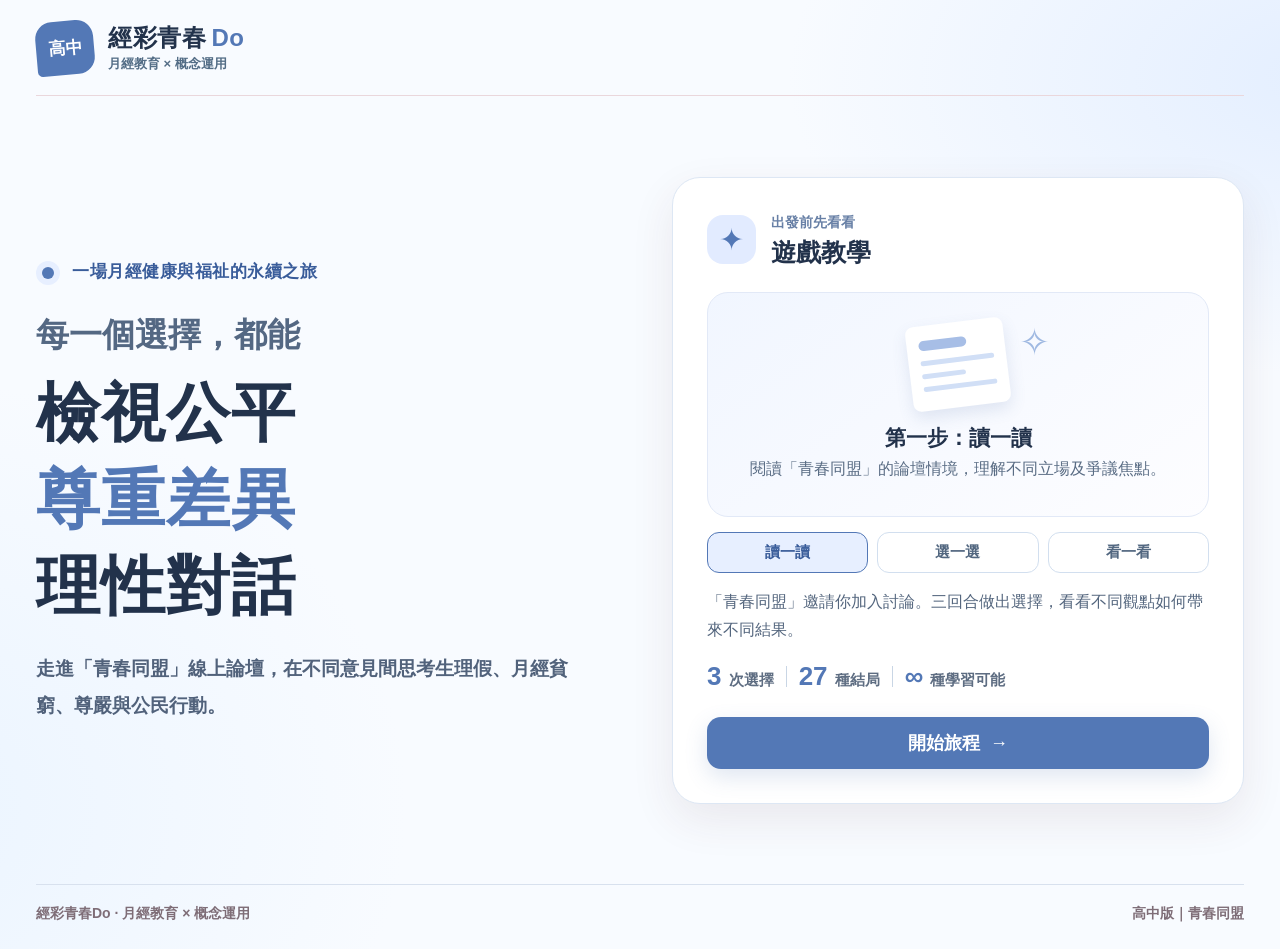
<file: index.html>
<!doctype html>
<html lang="zh-Hant">
<head>
  <meta charset="utf-8">
  <meta name="viewport" content="width=device-width, initial-scale=1">
  <meta name="theme-color" content="#f8fbff">
  <meta name="description" content="經彩青春Do 高中版：透過青春同盟線上論壇，思辨生理假、月經貧窮、平權與公民參與。">
  <title>經彩青春Do｜高中版</title>
  <link rel="stylesheet" href="./assets/style.css">
  <script src="./data/story.js" defer></script>
  <script src="./assets/app.js" defer></script>
</head>
<body>
<div class="app-shell">
  <header class="site-header">
    <a class="brand" id="brand-link" href="./" aria-label="回到經彩青春Do封面">
      <span class="brand-symbol">高中</span>
      <span class="brand-copy">
        <span class="brand-name">經彩青春<span class="brand-highlight">Do</span></span>
        <span class="brand-subtitle">月經教育 × 概念運用</span>
      </span>
    </a>
    <button id="header-reset" class="header-reset" type="button" hidden>重新開始 <span aria-hidden="true">↗</span></button>
  </header>
  <main>
    <section class="view intro" id="intro" aria-labelledby="intro-title">
      <div class="intro-content">
        <p class="eyebrow"><span class="eyebrow-dot" aria-hidden="true"></span>一場月經健康與福祉的永續之旅</p>
        <h1 id="intro-title">
          <span class="intro-question">每一個選擇，都能</span>
          <span class="intro-line">檢視公平</span>
          <span class="intro-line emphasis">尊重差異</span>
          <span class="intro-line">理性對話</span>
        </h1>
        <p class="intro-tip">走進「青春同盟」線上論壇，在不同意見間思考生理假、月經貧窮、尊嚴與公民行動。</p>
      </div>
      <section class="guide-panel" aria-labelledby="guide-title">
        <div class="guide-header"><span class="guide-icon" aria-hidden="true">✦</span><div><p class="guide-eyebrow">出發前先看看</p><h2 id="guide-title">遊戲教學</h2></div></div>
        <div class="guide-screen" aria-live="off">
          <div class="guide-slide is-active" data-guide-slide="0" aria-hidden="false">
            <div class="guide-illustration guide-read" aria-hidden="true"><div class="guide-paper"><div class="paper-title"></div><div class="paper-line"></div><div class="paper-line short"></div><div class="paper-line"></div></div><span class="guide-deco">✧</span></div>
            <h3>第一步：讀一讀</h3><p>閱讀「青春同盟」的論壇情境，理解不同立場及爭議焦點。</p>
          </div>
          <div class="guide-slide" data-guide-slide="1" aria-hidden="true">
            <div class="guide-illustration guide-choose" aria-hidden="true"><div class="guide-choice">A</div><div class="guide-choice active">B <span>✓</span></div><div class="guide-choice">C</div></div>
            <h3>第二步：選一選</h3><p>比較 A、B、C 三種回應，選擇你認為最適合的行動或觀點。</p>
          </div>
          <div class="guide-slide" data-guide-slide="2" aria-hidden="true">
            <div class="guide-illustration guide-result" aria-hidden="true"><span class="guide-check">✓</span><div class="guide-result-lines"><span></span><span></span><span></span></div></div>
            <h3>第三步：看一看</h3><p>確認三次選擇，閱讀優點、改進方向與關卡認證結果。</p>
          </div>
        </div>
        <div class="guide-picks" aria-label="切換遊戲教學">
          <button class="guide-pick is-active" type="button" data-guide="0" aria-pressed="true">讀一讀</button>
          <button class="guide-pick" type="button" data-guide="1" aria-pressed="false">選一選</button>
          <button class="guide-pick" type="button" data-guide="2" aria-pressed="false">看一看</button>
        </div>
        <p class="guide-intro">「青春同盟」邀請你加入討論。三回合做出選擇，看看不同觀點如何帶來不同結果。</p>
        <div class="intro-stats" aria-label="旅程玩法"><span><strong>3</strong> 次選擇</span><span class="stat-divider" aria-hidden="true"></span><span><strong>27</strong> 種結局</span><span class="stat-divider" aria-hidden="true"></span><span><strong>∞</strong> 種學習可能</span></div>
        <button class="primary-btn" id="start-btn" type="button">開始旅程 <span aria-hidden="true">→</span></button>
      </section>
    </section>

    <section class="view game" id="game" hidden aria-labelledby="scene-title">
      <div class="step-top"><div><h1 class="step-heading">你的討論正在展開</h1><p class="step-desc">閱讀線上論壇的發言，辨識不同觀點，再決定你的回應。</p></div><div class="step-fraction" id="step-fraction">01 <span>/ 03</span></div></div>
      <div class="progress-track" aria-label="旅程進度"><div id="progress-fill" class="progress-fill"></div></div>
      <div class="scene-layout">
        <div class="scene-visual"><div class="visual-topline"><span class="visual-tag">第 <span id="scene-number">1</span> 個情境</span><span class="visual-decor" aria-hidden="true">✳</span></div>
          <div class="image-frame"><img id="scene-image" class="scene-image" alt="" loading="eager" decoding="async" hidden><div id="image-placeholder" class="image-placeholder" role="img" aria-label="劇情圖片預留區"><span class="placeholder-mark" aria-hidden="true">✦</span><span>劇情圖片</span></div></div>
          <p class="visual-caption">想一想：這場討論的核心問題是什麼？</p>
        </div>
        <div class="scene-content"><div class="scene-kicker"><span id="scene-chip">情境 1</span><span class="scene-separator" aria-hidden="true"></span><span>青春同盟・月經友善思辨</span></div>
          <h2 id="scene-title" tabindex="-1">生理假公平性爭議</h2>
          <p id="scene-narrative" class="scene-narrative"></p>
          <div class="choose-heading"><h3>這時候，你的選擇是什麼？</h3><span>選出你最認同的回應</span></div>
          <div id="choices" class="choices" aria-label="三個回答"></div>
          <p class="keyboard-hint">點選一項回應繼續，也可以使用鍵盤 A／B／C。</p>
        </div>
      </div>
      <div class="game-footer"><button id="back-btn" class="back-btn" type="button">← 回到上一個情境</button><span class="route-trail" id="route-trail" aria-live="polite"></span></div>
    </section>

    <section class="view ending" id="ending" hidden aria-labelledby="ending-title">
      <div class="ending-hero"><div class="ending-icon" aria-hidden="true">✦</div><p class="eyebrow">三次選擇完成</p><h1 id="ending-title" tabindex="-1">你的選擇，形成了一段思考旅程。</h1><p id="ending-intro">先看看自己的三次選擇，想清楚後，再決定是否送出。</p></div>
      <div class="ending-body">
        <section aria-labelledby="summary-heading"><div class="section-heading"><span class="section-number">一</span><h2 id="summary-heading">這是你選擇的旅程</h2><span id="ending-code" class="route-badge">路徑 AAA</span></div>
          <ol id="journey-steps" class="journey-steps"></ol>
          <div id="confirm-actions" class="confirm-actions"><p>你確定要用這三個選擇，完成這趟旅程嗎？</p><div class="actions-row"><button id="rethink-btn" class="secondary-btn" type="button">← 回頭再想一次</button><button id="confirm-btn" class="primary-btn" type="button">確定選擇 <span aria-hidden="true">→</span></button></div></div>
        </section>
        <section id="feedback-section" class="feedback-section" aria-labelledby="feedback-heading" hidden><div class="section-heading"><span class="section-number">二</span><h2 id="feedback-heading" tabindex="-1">看看這次旅程的回饋</h2></div>
          <div class="feedback-grid">
            <article class="feedback-card positive"><div class="feedback-icon" aria-hidden="true">✓</div><h3>做得好的地方</h3><p id="positive-text"></p></article>
            <article class="feedback-card improve"><div class="feedback-icon" aria-hidden="true">↗</div><h3>可以改進的地方</h3><p id="improve-text"></p></article>
            <article class="feedback-card result"><div id="status-icon" class="feedback-icon" aria-hidden="true">★</div><h3>關卡認證</h3><p id="status-text" aria-live="polite"></p></article>
          </div>
          <div class="ending-actions"><button id="again-btn" class="primary-btn" type="button">回到最初，再挑戰一次 <span aria-hidden="true">→</span></button></div>
        </section>
      </div>
    </section>
  </main>
  <footer class="site-footer"><span>經彩青春Do · 月經教育 × 概念運用</span><span>高中版｜青春同盟</span></footer>
</div>
</body>
</html>
</file>
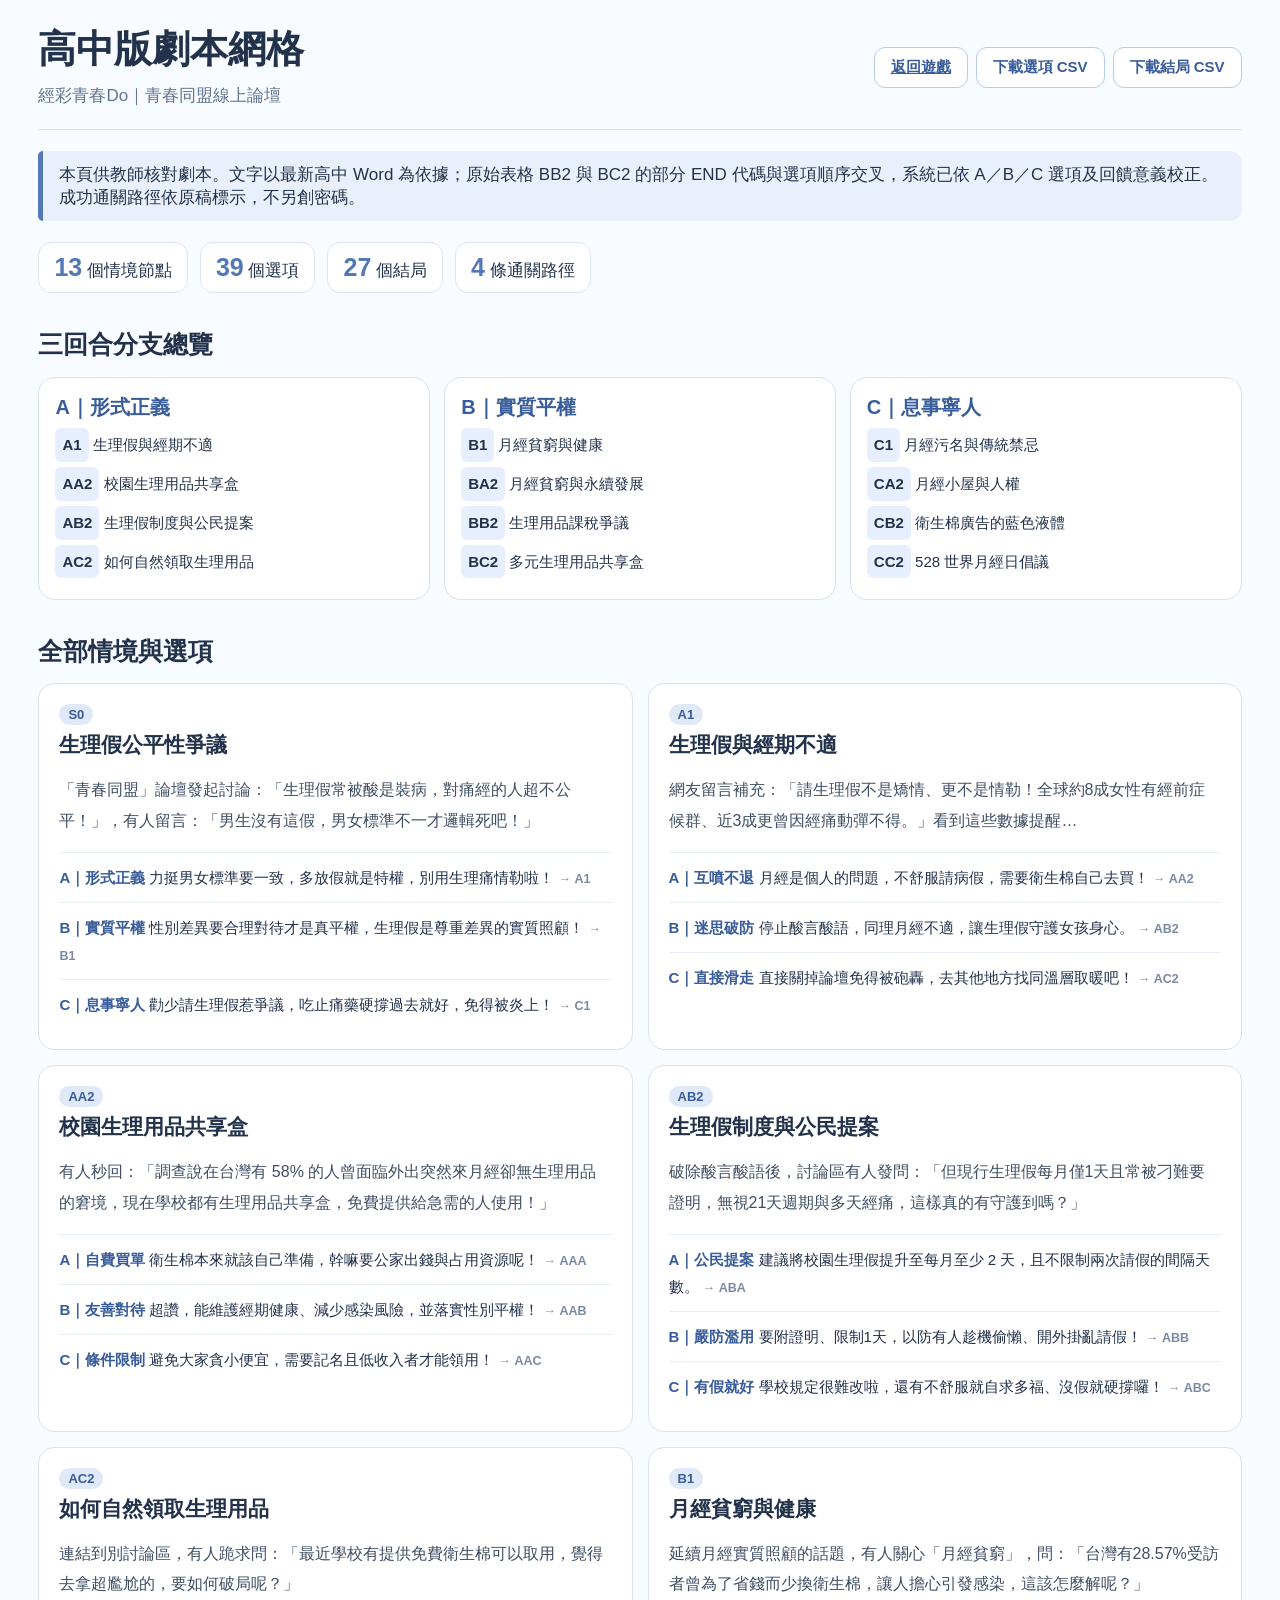
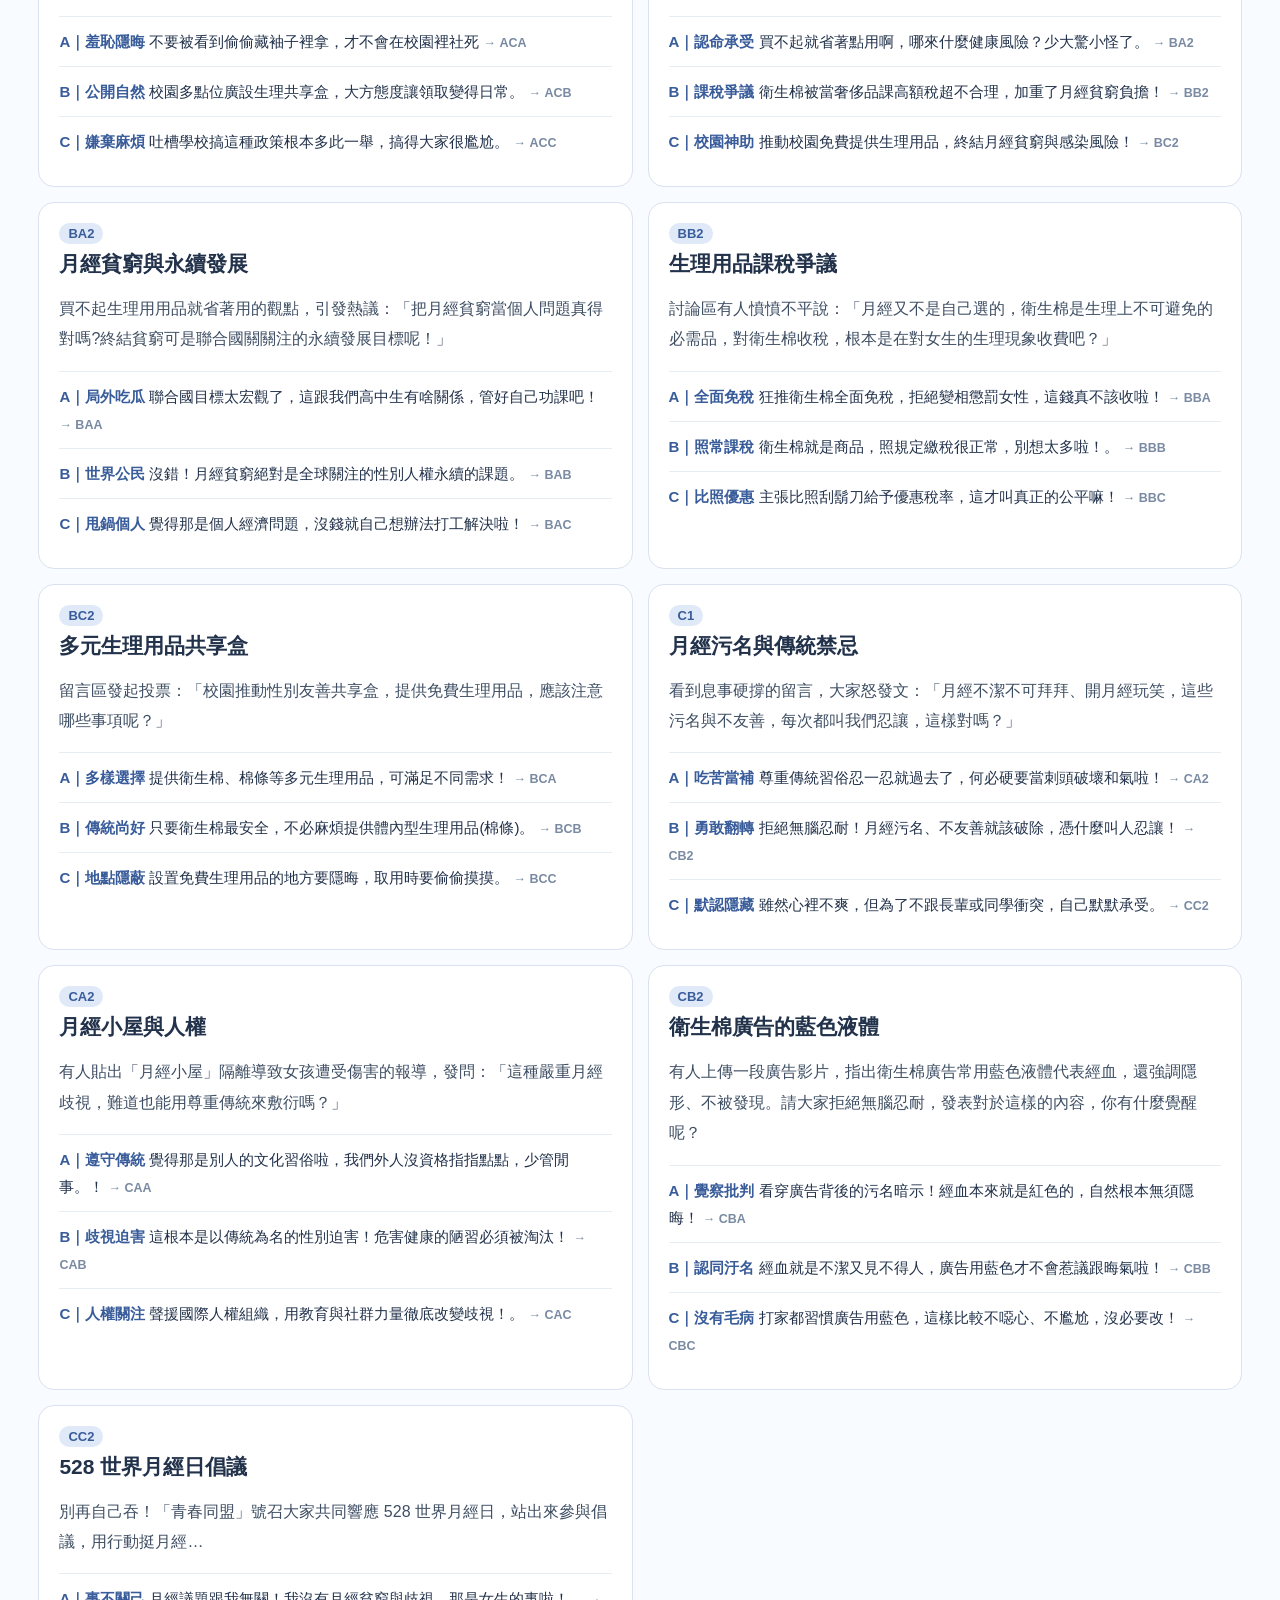
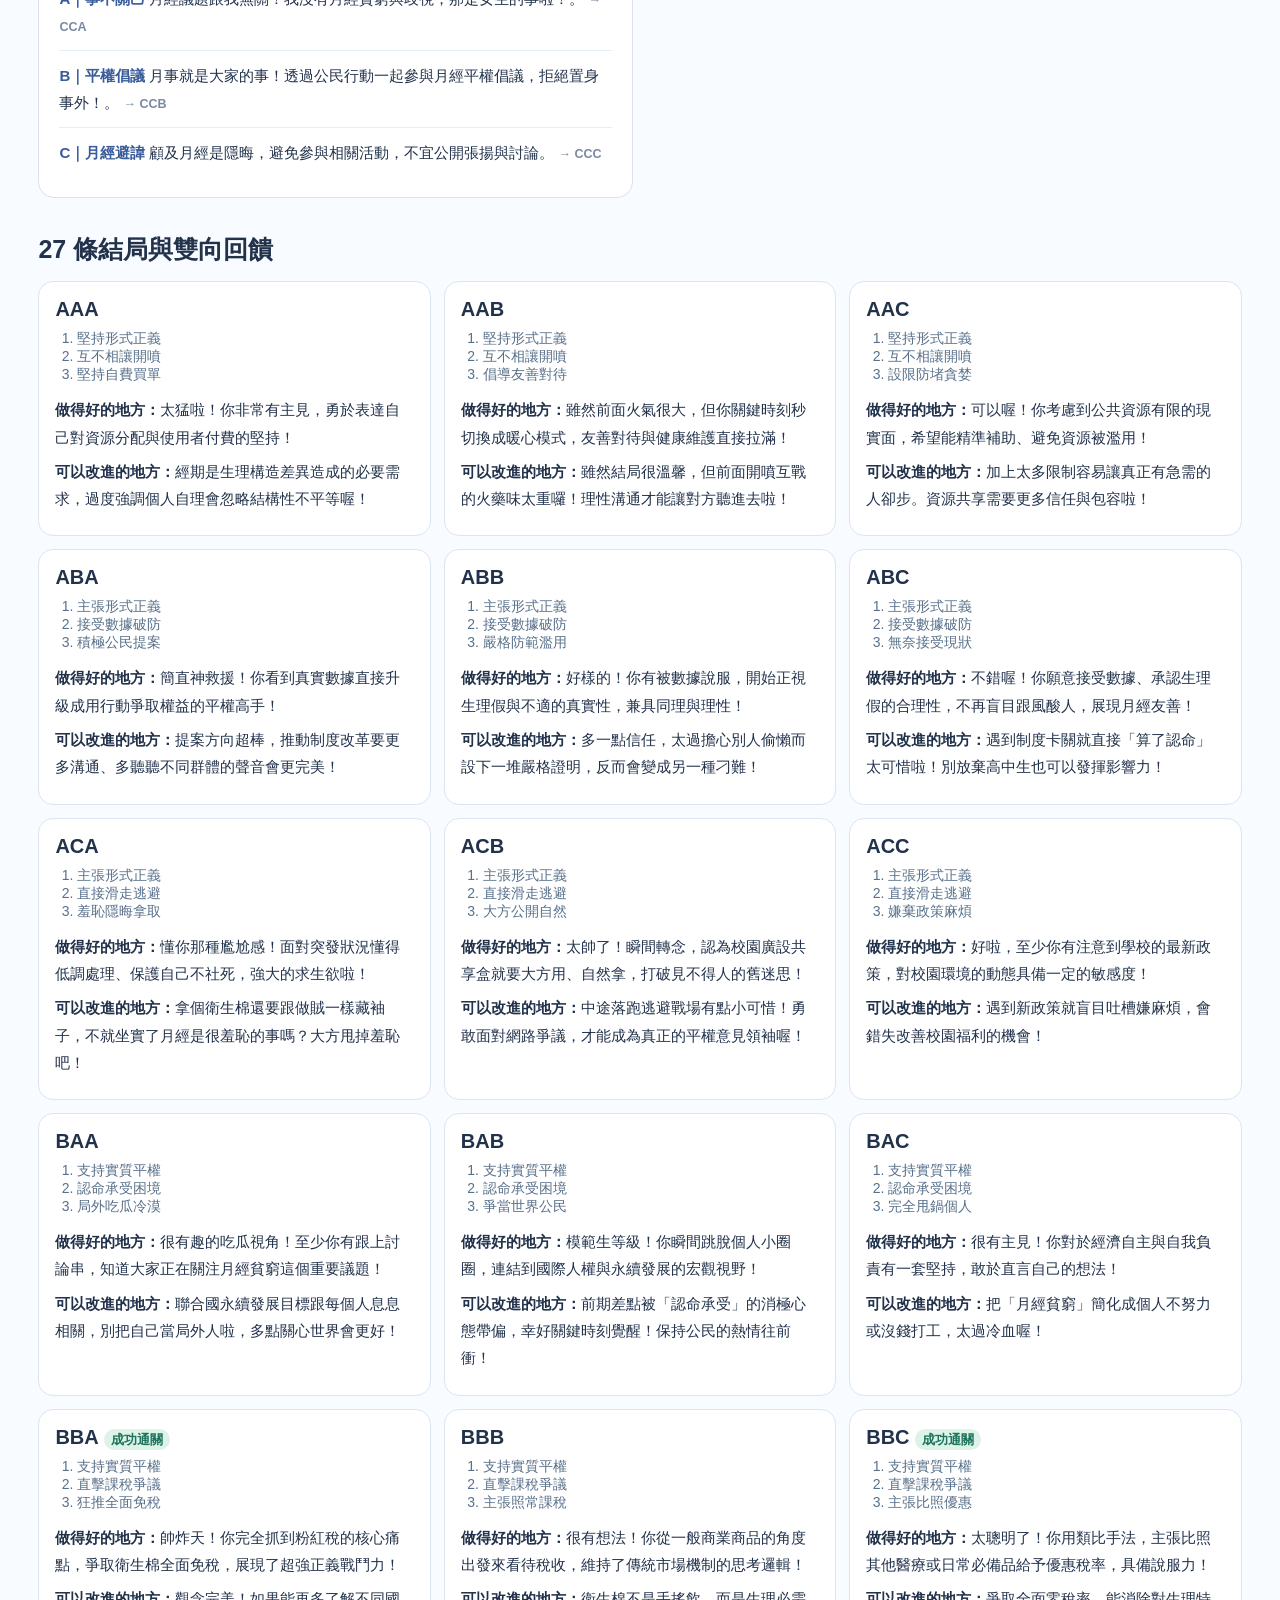
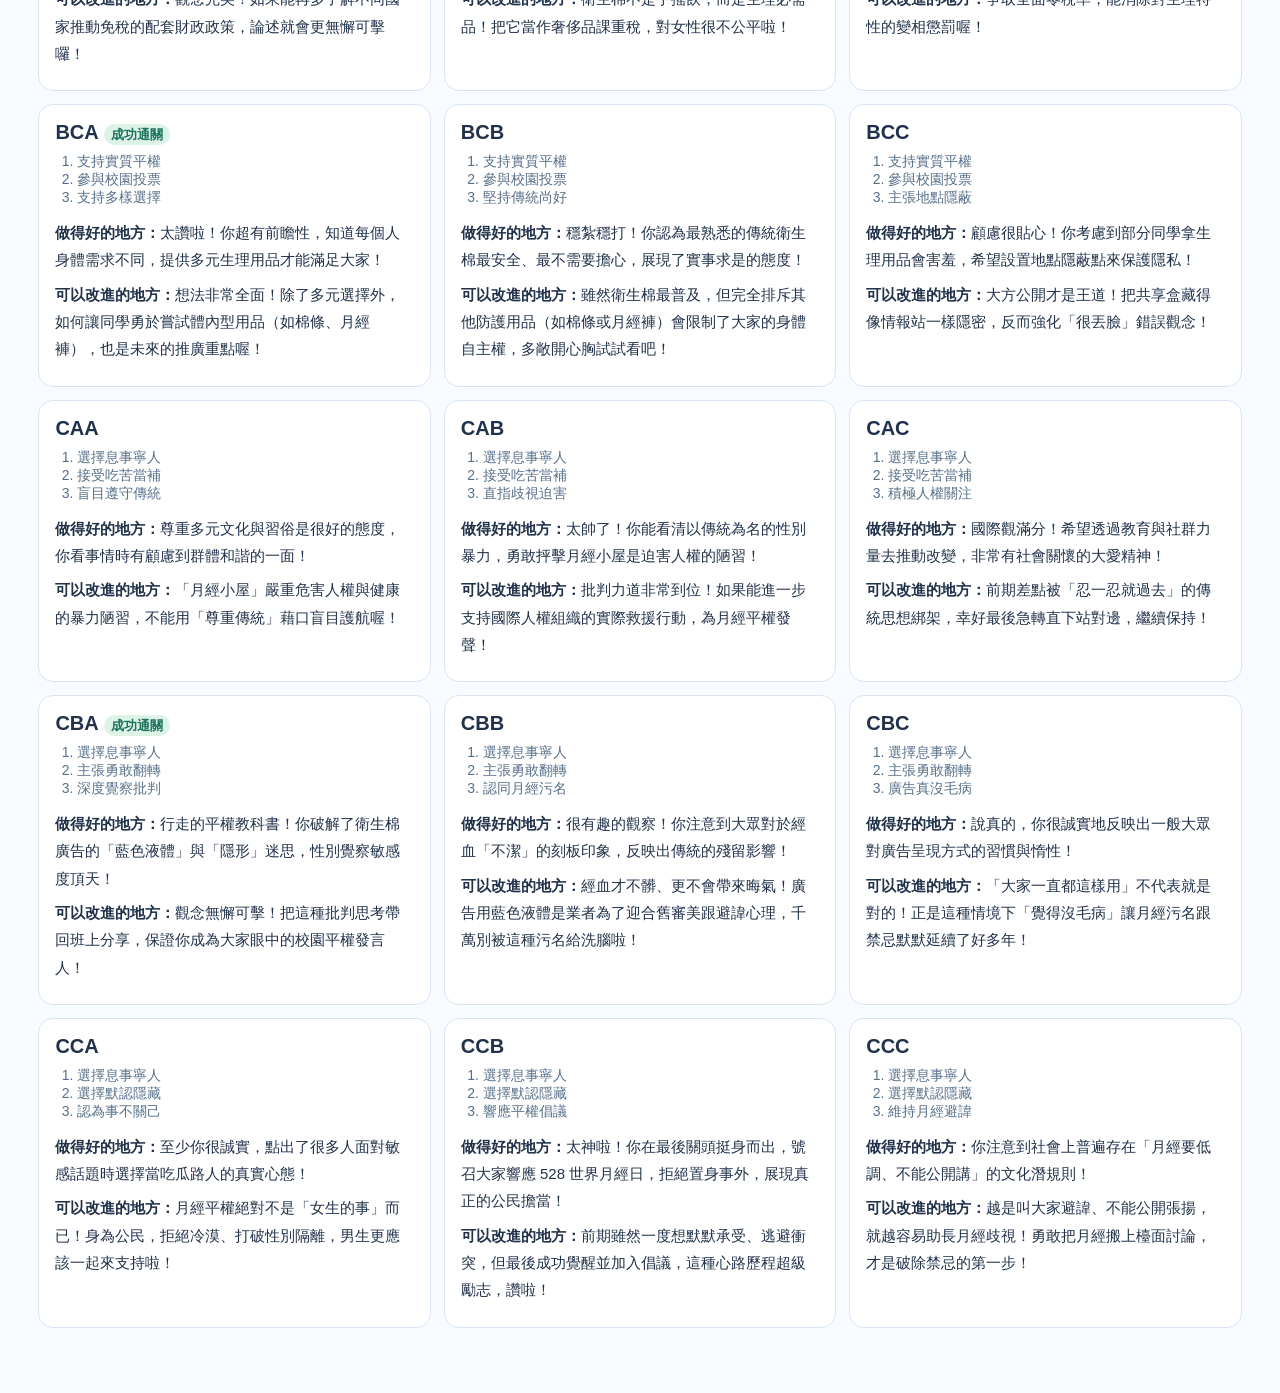
<file: story-grid.html>
<!doctype html>
<html lang="zh-Hant">
<head>
<meta charset="utf-8"><meta name="viewport" content="width=device-width, initial-scale=1"><meta name="color-scheme" content="light">
<title>經彩青春Do｜高中版劇本網格</title>
<script src="./data/story.js" defer></script>
<style>
:root{font-family:'Noto Sans TC','Microsoft JhengHei',sans-serif;color:#22324b;background:#f8fbff;font-size:17px}
*{box-sizing:border-box}body{margin:0}main{max-width:1380px;margin:auto;padding:24px clamp(16px,3vw,45px) 65px}h1{font-size:clamp(27px,3vw,42px);margin:0 0 5px}h2{margin:35px 0 15px;font-size:25px}p{line-height:1.85}a{color:#395c9a}button{font:inherit;cursor:pointer}.top{display:flex;gap:18px;flex-wrap:wrap;justify-content:space-between;align-items:center;border-bottom:1px solid #d8e1ee;padding-bottom:18px}.actions{display:flex;gap:8px;flex-wrap:wrap}.btn{padding:10px 16px;border-radius:11px;border:1px solid #b7cce9;background:#fff;color:#395c9a;font-size:15px;font-weight:850}.btn:hover{background:#ebf2ff}.note{background:#eaf0fb;border-left:5px solid #5378b6;padding:12px 16px;border-radius:5px 12px 12px 5px;margin:21px 0}.summary{display:flex;gap:12px;flex-wrap:wrap}.summary span{background:#fff;padding:10px 15px;border:1px solid #dbe5f0;border-radius:13px}.summary strong{color:#5378b6;font-size:25px}.paths{display:grid;grid-template-columns:repeat(3,minmax(0,1fr));gap:14px;margin:16px 0}.path{background:#fff;border:1px solid #d5e2f2;border-radius:17px;padding:16px;min-width:0}.path h3{font-size:20px;color:#395c9a;margin:0 0 7px}.path p{font-size:15px;margin:5px 0}.link{display:inline-block;border-radius:6px;padding:3px 7px;background:#e7efff;font-weight:800}.cards{display:grid;grid-template-columns:repeat(2,minmax(0,1fr));gap:15px}.card{min-width:0;border-radius:16px;padding:20px;border:1px solid #d9e2ee;background:#fff}.card h3{margin:7px 0;font-size:21px}.pill{font-size:13px;border-radius:99px;padding:3px 9px;background:#dfe9f8;color:#395c9a;font-weight:900}.scene{white-space:pre-line;line-height:1.9;font-size:16px;color:#3e4e63}.choice{padding:11px 0;border-top:1px solid #e7edf5;line-height:1.8;font-size:15px}.choice b{color:#395c9a}.choice small{color:#798aa2;font-weight:800}.outcomes{display:grid;grid-template-columns:repeat(3,minmax(0,1fr));gap:13px}.outcome{background:#fff;border:1px solid #dbe5f1;border-radius:15px;padding:16px;min-width:0}.outcome h3{margin:0 0 9px;font-size:20px}.outcome p{font-size:15px;line-height:1.82;margin:7px 0}.outcome .pass{color:#1d735b;background:#def3e8;border-radius:99px;padding:3px 7px;font-size:13px}.steps{padding-left:22px;margin:8px 0 12px;font-size:14px;color:#58708a}@media(max-width:950px){.outcomes{grid-template-columns:repeat(2,minmax(0,1fr))}}@media(max-width:700px){.cards,.paths,.outcomes{grid-template-columns:1fr}.top{align-items:flex-start}}
</style>
</head>
<body>
<main>
<div class="top"><div><h1>高中版劇本網格</h1><p style="margin:0;color:#61758f">經彩青春Do｜青春同盟線上論壇</p></div><div class="actions"><a class="btn" href="./">返回遊戲</a><button id="export-choices" class="btn" type="button">下載選項 CSV</button><button id="export-outcomes" class="btn" type="button">下載結局 CSV</button></div></div>
<div class="note">本頁供教師核對劇本。文字以最新高中 Word 為依據；原始表格 BB2 與 BC2 的部分 END 代碼與選項順序交叉，系統已依 A／B／C 選項及回饋意義校正。成功通關路徑依原稿標示，不另創密碼。</div>
<div class="summary"><span><strong>13</strong> 個情境節點</span><span><strong>39</strong> 個選項</span><span><strong>27</strong> 個結局</span><span><strong>4</strong> 條通關路徑</span></div>
<h2>三回合分支總覽</h2><div class="paths" id="paths"></div>
<h2>全部情境與選項</h2><div class="cards" id="nodes"></div>
<h2>27 條結局與雙向回饋</h2><div class="outcomes" id="outcomes"></div>
</main>
<script>
window.addEventListener('DOMContentLoaded',()=>{
 const d=window.STORY_DATA;
 if(!d){document.querySelector('.note').textContent='劇本資料載入失敗。';return}
 const esc=s=>String(s).replace(/[&<>"']/g,c=>({'&':'&amp;','<':'&lt;','>':'&gt;','"':'&quot;'}[c]));
 const get=id=>d.nodes[id];
 document.getElementById('paths').innerHTML='ABC'.split('').map(a=>{
  const node=get('S0').choices[a],branch=get(node.next);
  return `<section class="path"><h3>${esc(a)}｜${esc(node.label)}</h3><p><span class="link">${esc(node.next)}</span> ${esc(branch.title)}</p>${'ABC'.split('').map(b=>{const p=branch.choices[b],node2=get(p.next);return `<p><span class="link">${esc(p.next)}</span> ${esc(node2.title)}</p>`}).join('')}</section>`;
 }).join('');
 document.getElementById('nodes').innerHTML=Object.entries(d.nodes).map(([id,node])=>`<section class="card"><span class="pill">${esc(id)}</span><h3>${esc(node.title)}</h3><p class="scene">${esc(node.scene)}</p>${'ABC'.split('').map(l=>{const q=node.choices[l];return `<div class="choice"><b>${l}｜${esc(q.label)}</b> ${esc(q.text)} <small>→ ${esc(q.next)}</small></div>`}).join('')}</section>`).join('');
 document.getElementById('outcomes').innerHTML=Object.entries(d.endings).map(([route,o])=>`<section class="outcome"><h3>${route} ${d.passRoutes.includes(route)?'<span class="pass">成功通關</span>':''}</h3><ol class="steps">${o.steps.map(s=>'<li>'+esc(s)+'</li>').join('')}</ol><p><b>做得好的地方：</b>${esc(o.positive)}</p><p><b>可以改進的地方：</b>${esc(o.improve)}</p></section>`).join('');
 const download=(filename,rows)=>{const csv='\ufeff'+rows.map(row=>row.map(v=>'"'+String(v??'').replaceAll('"','""')+'"').join(',')).join('\r\n');const url=URL.createObjectURL(new Blob([csv],{type:'text/csv;charset=utf-8'}));const a=document.createElement('a');a.href=url;a.download=filename;a.click();setTimeout(()=>URL.revokeObjectURL(url),3000)};
 document.getElementById('export-choices').addEventListener('click',()=>download('高中經彩Do_情境選項.csv',[['節點','主題','情境','選項','行為標籤','選項內容','下一節點'],...Object.entries(d.nodes).flatMap(([id,n])=>'ABC'.split('').map(l=>[id,n.title,n.scene,l,n.choices[l].label,n.choices[l].text,n.choices[l].next]))]));
 document.getElementById('export-outcomes').addEventListener('click',()=>download('高中經彩Do_結局回饋.csv',[['路徑','通關','第一個選擇','第二個選擇','第三個選擇','做得好的地方','可以改進的地方'],...Object.entries(d.endings).map(([id,o])=>[id,d.passRoutes.includes(id)?'是':'否',...o.steps,o.positive,o.improve])]));
});
</script>
</body></html>
</file>
<file: assets/style.css>
/* 經彩青春Do｜高中版｜保留原高中版藍紫配色，統一國中版版面結構與響應式規格 */
:root{color-scheme:light;--ink:#22324b;--muted:#596578;--pink:#5378b6;--pink-dark:#395c9a;--pink-light:#e7efff;--line:#d8e1ee;--background:#f8fbff;--teal:#356c83;--shadow:0 16px 44px rgba(93,48,59,.09);font-family:'Noto Sans TC','PingFang TC','Microsoft JhengHei',-apple-system,BlinkMacSystemFont,'Segoe UI',sans-serif;font-size:17px}
*,*::before,*::after{box-sizing:border-box}
html{scroll-behavior:smooth}
body{margin:0;min-width:320px;color:var(--ink);background:radial-gradient(ellipse 55% 40% at 105% 8%,#e3eeff 0%,transparent 79%),radial-gradient(ellipse 55% 60% at -10% 85%,#eaf4ff 0%,transparent 76%),var(--background)}
button{font:inherit;cursor:pointer}a{color:inherit}p{line-height:1.8}
[hidden]{display:none!important}
:focus-visible{outline:3px solid #587dbb;outline-offset:3px}
.app-shell{width:min(1470px,calc(100% - 72px));min-height:100vh;margin:auto;display:flex;flex-direction:column}
.site-header{height:96px;display:flex;align-items:center;justify-content:space-between;gap:14px;border-bottom:1px solid #ead7dc}
.brand{display:inline-flex;align-items:center;gap:14px;text-decoration:none;color:var(--ink);white-space:nowrap;min-width:0}
.brand-symbol{display:grid;place-items:center;min-width:58px;height:54px;padding:0 8px;background:var(--pink);color:white;border-radius:17px 17px 17px 5px;font-weight:900;font-size:17px;transform:rotate(-5deg)}
.brand-copy{display:flex;flex-direction:column;align-items:flex-start;justify-content:center;gap:3px;line-height:1.25;min-width:0}
.brand-name{display:block;font-size:24px;font-weight:900;letter-spacing:.025em;white-space:nowrap}
.brand-highlight{color:var(--pink);margin-left:5px}
.brand-subtitle{display:block;font-size:13px;font-weight:700;color:#536d86;white-space:nowrap}
.header-reset{border:1px solid #dfbcc5;border-radius:22px;background:#fff;color:var(--ink);font-weight:800;font-size:16px;padding:9px 19px;white-space:nowrap}
.header-reset:hover{color:var(--pink-dark);border-color:var(--pink);background:#fff1f5}
main{flex:1}
.site-footer{border-top:1px solid var(--line);padding:20px 0 26px;display:flex;justify-content:space-between;gap:12px;color:#7e6d77;font-size:14px;font-weight:650}
.eyebrow{display:flex;align-items:center;gap:12px;margin:0;color:var(--pink-dark);font-weight:850;font-size:17px;letter-spacing:.03em}
.eyebrow-dot{width:12px;height:12px;background:var(--pink);border-radius:50%;box-shadow:0 0 0 6px var(--pink-light);display:inline-block;margin:0 6px}
/* 封面：沿用國中版左右資訊／教學雙欄和大字層級 */
.intro{display:grid;grid-template-columns:minmax(0,1fr) minmax(440px,1fr);gap:clamp(24px,5vw,78px);align-items:center;padding:clamp(48px,9vh,110px) 0 80px}
.intro-content{min-width:0}
.intro h1{display:flex;flex-direction:column;gap:5px;font-size:clamp(45px,5vw,73px);font-weight:950;line-height:1.27;letter-spacing:.015em;margin:26px 0 23px}
.intro-question{font-size:clamp(28px,2.6vw,40px);font-weight:800;letter-spacing:0;color:#546883;margin-bottom:12px}
.intro-line{display:block}.intro-line.emphasis{color:var(--pink);position:relative}
.intro-tip{max-width:560px;color:#51627b;font-size:19px;font-weight:600;line-height:1.95;margin:0}
.guide-panel{padding:32px 34px 34px;border:1px solid #dde7f4;border-radius:28px;background:#fff;box-shadow:var(--shadow);min-width:0}
.guide-header{display:flex;gap:15px;align-items:center;margin-bottom:23px}.guide-icon{display:grid;place-items:center;width:49px;height:49px;border-radius:16px;background:#e2ebff;color:var(--pink);font-size:30px}
.guide-eyebrow{color:#6880a6;font-size:14px;font-weight:800;margin:0 0 1px}.guide-header h2{font-size:25px;font-weight:900;line-height:1.3;margin:0}
.guide-screen{position:relative;min-height:225px;border-radius:21px;background:linear-gradient(145deg,#f1f6ff,#fdfdff);border:1px solid #e2e9f7;overflow:hidden}
.guide-slide{display:none;text-align:center;padding:23px 16px 21px}.guide-slide.is-active{display:block}
.guide-illustration{height:98px;display:flex;justify-content:center;align-items:center;position:relative;margin:0 auto 10px}
.guide-paper{width:98px;height:85px;border-radius:8px;background:white;box-shadow:0 7px 16px #4c69a024;padding:15px 12px;transform:rotate(-7deg)}
.paper-title{width:48px;height:10px;border-radius:5px;background:#a7bee6;margin-bottom:10px}.paper-line{height:5px;background:#d1dff6;margin:8px 0;border-radius:7px}.paper-line.short{width:59%}
.guide-deco{position:absolute;font-size:37px;color:#9fb9e2;top:5px;left:calc(50% + 61px)}
.guide-choice{width:66px;height:65px;margin:0 6px;border:2px solid #c4d4f0;border-radius:15px;display:grid;place-items:center;background:white;font-size:25px;font-weight:900;color:#6680ab;position:relative;transform:rotate(-5deg)}
.guide-choice:nth-child(2){transform:translateY(-8px)}.guide-choice:nth-child(3){transform:rotate(5deg)}.guide-choice.active{background:var(--pink);border-color:var(--pink);color:white;box-shadow:0 9px 20px #5378b63c}.guide-choice span{position:absolute;right:-11px;top:-11px;background:#55a792;border-radius:50%;font-size:15px;display:grid;place-items:center;width:26px;height:26px}
.guide-check{font-size:44px;display:grid;place-items:center;width:74px;height:74px;border-radius:50%;background:#d8f4e9;color:#2b866d;font-weight:900;box-shadow:0 7px 18px #29946b22}
.guide-result-lines{display:flex;flex-direction:column;gap:8px;margin-left:18px}.guide-result-lines span{height:10px;width:88px;border-radius:12px;background:#c7d9f3}.guide-result-lines span:nth-child(2){width:65px}.guide-result-lines span:nth-child(3){width:78px}
.guide-slide h3{font-size:21px;margin:0 0 3px;font-weight:900}.guide-slide p{font-size:16px;color:#596c84;line-height:1.75;margin:0;min-height:28px}
.guide-picks{display:grid;grid-template-columns:repeat(3,minmax(0,1fr));gap:9px;margin:15px 0}.guide-pick{border:1px solid #d2dfef;background:#fff;color:#526780;padding:10px 3px;border-radius:12px;font-weight:900;font-size:15px}.guide-pick:hover,.guide-pick.is-active{border-color:var(--pink);background:var(--pink-light);color:var(--pink-dark)}
.guide-intro{color:#54667e;font-size:16px;line-height:1.75;margin:14px 0 17px}
.intro-stats{display:flex;align-items:center;gap:12px;flex-wrap:wrap;margin:0 0 25px;color:#5e6d82;font-size:15px;font-weight:800}
.intro-stats strong{font-size:26px;color:var(--pink);margin-right:3px}.stat-divider{height:21px;width:1px;background:#c9d6e5}
.primary-btn{display:inline-flex;align-items:center;justify-content:center;gap:10px;border:0;background:var(--pink);color:white;border-radius:14px;padding:15px 30px;font-weight:900;font-size:18px;line-height:1.25;box-shadow:0 8px 22px #5378b630;transition:transform .16s,background .16s}.primary-btn:hover{background:var(--pink-dark);transform:translateY(-1px)}.primary-btn:disabled{opacity:.55;cursor:not-allowed;transform:none}
.guide-panel>.primary-btn{width:100%}
/* 三階段選項 */
.game{padding:33px 0 75px}.step-top{display:flex;align-items:flex-end;justify-content:space-between;gap:15px;margin-bottom:17px}
.step-heading{font-size:clamp(26px,3vw,39px);font-weight:900;margin:0 0 2px;letter-spacing:.01em}
.step-desc{color:#647289;font-size:17px;font-weight:650;margin:0}
.step-fraction{font-size:35px;font-weight:950;color:var(--pink);font-variant-numeric:tabular-nums;white-space:nowrap}.step-fraction span{font-size:19px;color:#8794a8}
.progress-track{height:9px;background:#dfe7f3;overflow:hidden;border-radius:99px;margin-bottom:29px}.progress-fill{height:100%;width:33.33%;background:linear-gradient(90deg,#7fa7d4,var(--pink));border-radius:99px;transition:width .2s}
.scene-layout{display:grid;grid-template-columns:minmax(0,.95fr) minmax(0,1.05fr);align-items:start;gap:24px}
.scene-visual{background:#faefee;border:1px solid #eedbdf;border-radius:28px;padding:22px;min-width:0}
.visual-topline{display:flex;align-items:center;justify-content:space-between;gap:10px;margin-bottom:15px}
.visual-tag{background:white;border-radius:100px;padding:8px 17px;color:#a93c5f;font-size:16px;font-weight:900}.visual-decor{color:var(--pink);font-size:26px}
.image-frame{width:100%;aspect-ratio:16/9;position:relative;background:#fff8f7;border-radius:20px;overflow:hidden;display:grid;place-items:center;border:1px solid #f0d6df}
.scene-image{display:block;width:100%;height:100%;object-fit:cover}.image-placeholder{display:flex;position:absolute;inset:0;flex-direction:column;align-items:center;justify-content:center;gap:14px;color:#c3748a;font-size:26px;font-weight:900;background:linear-gradient(135deg,#f8fbff,#fce8ec);border:2px dashed #dfabb9;border-radius:20px}.placeholder-mark{display:grid;place-items:center;width:74px;height:74px;border-radius:50%;background:#fff;color:var(--pink);font-size:43px}
.visual-caption{font-size:16px;font-weight:750;text-align:center;margin:17px 4px 0;color:#67748b}
.scene-content{min-width:0;border:1px solid #dfe5f1;background:#fff;border-radius:26px;padding:24px 26px 27px;box-shadow:0 9px 28px #455b8210}
.scene-kicker{display:flex;align-items:center;flex-wrap:wrap;gap:11px;color:#6884ab;font-weight:800;font-size:15px}.scene-separator{display:inline-block;width:6px;height:6px;border-radius:50%;background:#b9cce5}
.scene-content h2{font-size:clamp(25px,2.25vw,34px);font-weight:950;margin:12px 0 16px;line-height:1.45}.scene-content h2:focus,.ending h1:focus,.feedback-section h2:focus{outline:none}
.scene-narrative{font-size:18px;line-height:2.02;color:#38465d;margin:0 0 23px;white-space:pre-line;overflow-wrap:anywhere}
.choose-heading{display:flex;justify-content:space-between;align-items:center;flex-wrap:wrap;gap:8px;border-top:1px solid #edf0f6;padding-top:21px;margin-bottom:14px}.choose-heading h3{margin:0;font-size:19px;font-weight:900}.choose-heading>span{color:#748298;font-size:14px;font-weight:650}
.choices{display:grid;gap:11px}.choice{display:flex;align-items:center;gap:13px;width:100%;min-height:84px;text-align:left;background:#fcfdff;color:var(--ink);border:1.5px solid #d7e1ef;border-radius:17px;padding:14px 17px;transition:background .15s,border-color .15s,transform .15s}
.choice:hover,.choice:focus-visible{border-color:var(--pink);background:#f0f5ff;transform:translateY(-1px)}
.choice-letter{align-self:flex-start;margin-top:3px;flex:none;width:38px;height:38px;border-radius:11px;display:grid;place-items:center;background:#e5edff;color:#3d62a1;font-size:18px;font-weight:950}
.choice-body{display:flex;flex-direction:column;gap:4px;flex:1;min-width:0}.choice-body strong{font-size:17px;color:var(--pink-dark);font-weight:900}.choice-body>span{font-size:16px;line-height:1.7;color:#405168;font-weight:600;overflow-wrap:anywhere}.choice-arrow{align-self:center;font-size:20px;color:#7b94b9;flex:none}.keyboard-hint{font-size:14px;color:#7c8a9b;line-height:1.7;margin:14px 2px 0}
.game-footer{display:flex;align-items:center;justify-content:space-between;gap:16px;flex-wrap:wrap;padding:20px 0 0}.back-btn{border:1px solid #cbd7e7;background:white;border-radius:12px;padding:11px 17px;color:#58708f;font-weight:850}.back-btn:hover{border-color:var(--pink);background:#eef4ff}.back-btn:disabled{opacity:.48;cursor:not-allowed}.route-trail{color:#6881a5;font-size:15px;font-weight:800}
/* 結尾：比照國中版的三欄認證版型；不包含討論收束卡 */
.ending{max-width:1200px;margin:auto;padding:35px 0 85px}.ending-hero{text-align:center;padding:20px 0 36px}.ending-icon{display:grid;place-items:center;margin:0 auto 12px;background:#fbe4ea;width:66px;height:66px;border-radius:19px;color:#b34b6a;font-size:36px}.ending-hero .eyebrow{justify-content:center}.ending-hero h1{font-size:clamp(29px,4vw,45px);line-height:1.35;font-weight:950;margin:13px 0}.ending-hero>p:last-child{margin:0;color:#63728a;font-size:18px}
.ending-body{background:white;border-radius:27px;border:1px solid #dbe4f0;box-shadow:var(--shadow);padding:34px 36px 42px}
.section-heading{display:flex;align-items:center;gap:13px;flex-wrap:wrap;margin-bottom:22px}.section-heading h2{font-size:clamp(23px,2.4vw,29px);font-weight:950;margin:0}.section-number{display:grid;place-items:center;width:38px;height:38px;border-radius:12px;background:#e0ebfb;color:var(--pink-dark);font-size:20px;font-weight:900}
.route-badge{display:inline-block;border-radius:100px;padding:8px 14px;background:#fde7ec;color:#a8385e;font-size:17px;font-weight:900;margin-left:auto}
.journey-steps{display:grid;grid-template-columns:repeat(3,minmax(0,1fr));gap:14px;list-style:none;margin:0;padding:0;counter-reset:step}
.journey-steps li{position:relative;min-width:0;counter-increment:step;background:#f5f8fe;border:1px solid #dce6f3;border-radius:17px;padding:45px 17px 18px;display:flex;flex-direction:column;gap:4px;line-height:1.75}
.journey-steps li::before{content:'第 ' counter(step) ' 次選擇';position:absolute;top:13px;left:16px;color:#6880a7;font-size:14px;font-weight:850}
.journey-label{font-size:19px;color:#395c9a;font-weight:950}
.confirm-actions{padding:24px 0 9px;text-align:center}.confirm-actions>p{margin:0 0 18px;font-size:19px;font-weight:850}.actions-row{display:flex;justify-content:center;gap:15px;flex-wrap:wrap}.secondary-btn{border:1px solid #b9cce7;background:white;border-radius:14px;padding:14px 26px;color:#405f90;font-weight:900;font-size:17px}.secondary-btn:hover{border-color:var(--pink);background:#eef4ff}
.feedback-section{border-top:1px solid #ecdcdf;padding-top:32px;margin-top:34px}.feedback-grid{display:grid;grid-template-columns:repeat(3,minmax(0,1fr));gap:16px;align-items:stretch}
.feedback-card{padding:23px 19px;border-radius:20px;min-width:0;line-height:1.8}.feedback-card.positive{background:#eaf6f1;border:1px solid #c4e4d9}.feedback-card.improve{background:#fff3eb;border:1px solid #f2dece}.feedback-card.result{background:#f0effc;border:1px solid #dfdcf5}
.feedback-icon{display:grid;place-items:center;width:44px;height:44px;border-radius:50%;font-size:24px;font-weight:900}.positive .feedback-icon{background:#d0eee3;color:#267a65}.improve .feedback-icon{background:#ffe0cd;color:#a65b31}.result .feedback-icon{background:#e1def8;color:#685c9d}
.feedback-card h3{font-size:21px;font-weight:900;margin:14px 0 7px}.feedback-card p{margin:0;font-size:18px;line-height:1.9;color:#39455b;white-space:pre-line}.result.passed{background:#eaf6f1;border-color:#a9d5c8}.result.passed .feedback-icon{background:#c9ebdb;color:#23785b}.result.retry{background:#fff3eb;border-color:#e8cabb}
.ending-actions{display:flex;justify-content:center;margin-top:30px}.ending-actions .primary-btn{min-width:300px}
@media(max-width:1050px){.intro{grid-template-columns:minmax(0,.88fr) minmax(380px,1.12fr);gap:26px}.intro h1{font-size:clamp(38px,5vw,54px)}.scene-layout{gap:17px}.scene-content{padding:19px 20px}.scene-visual{padding:17px}.scene-narrative{font-size:17px;line-height:1.95}}
@media(max-width:820px){.app-shell{width:min(100% - 36px,720px)}.intro{grid-template-columns:1fr;gap:32px;padding:46px 0 64px}.intro h1{font-size:clamp(42px,8vw,62px)}.intro-content{padding:0 5px}.guide-panel{max-width:620px;width:100%;margin:auto}.scene-layout{grid-template-columns:1fr}.scene-visual{max-width:720px;width:100%;margin:auto}.scene-content{padding:22px}.feedback-grid{grid-template-columns:1fr}.ending-body{padding:26px}.site-header{height:90px}.scene-narrative{font-size:18px}}
@media(max-width:600px){.app-shell{width:calc(100% - 28px)}.site-header{height:79px}.brand{gap:9px}.brand-name{font-size:18px;letter-spacing:0}.brand-subtitle{font-size:12px}.brand-symbol{min-width:50px;height:48px;font-size:15px}.header-reset{padding:8px 10px;font-size:13px}.intro{padding-top:37px}.intro h1{font-size:clamp(40px,10vw,53px);margin:20px 0}.intro-question{font-size:clamp(25px,6vw,34px)}.intro-tip{font-size:17px}.guide-panel{padding:23px 20px}.intro-stats{font-size:13px;gap:9px}.intro-stats strong{font-size:23px}.step-top{align-items:flex-start}.step-heading{font-size:26px}.step-desc{font-size:15px}.step-fraction{font-size:28px}.game{padding-top:26px}.scene-content{padding:20px 17px}.scene-content h2{font-size:26px}.scene-narrative{line-height:1.95;font-size:17px}.choice{padding:13px;gap:10px}.choice-letter{width:34px;height:34px}.choice-body>span{font-size:15px}.visual-caption{font-size:14px}.ending{padding:20px 0 55px}.ending-hero h1{font-size:29px}.ending-body{padding:22px 16px}.journey-steps{grid-template-columns:1fr}.route-badge{margin-left:0}.feedback-card h3{font-size:19px}.feedback-card p{font-size:16px}.ending-actions .primary-btn{min-width:0;width:100%}.site-footer{font-size:12px;flex-wrap:wrap}.actions-row>*{width:100%}}
@media(prefers-reduced-motion:reduce){html{scroll-behavior:auto}*,*::before,*::after{transition:none!important;animation:none!important}}
</file>
